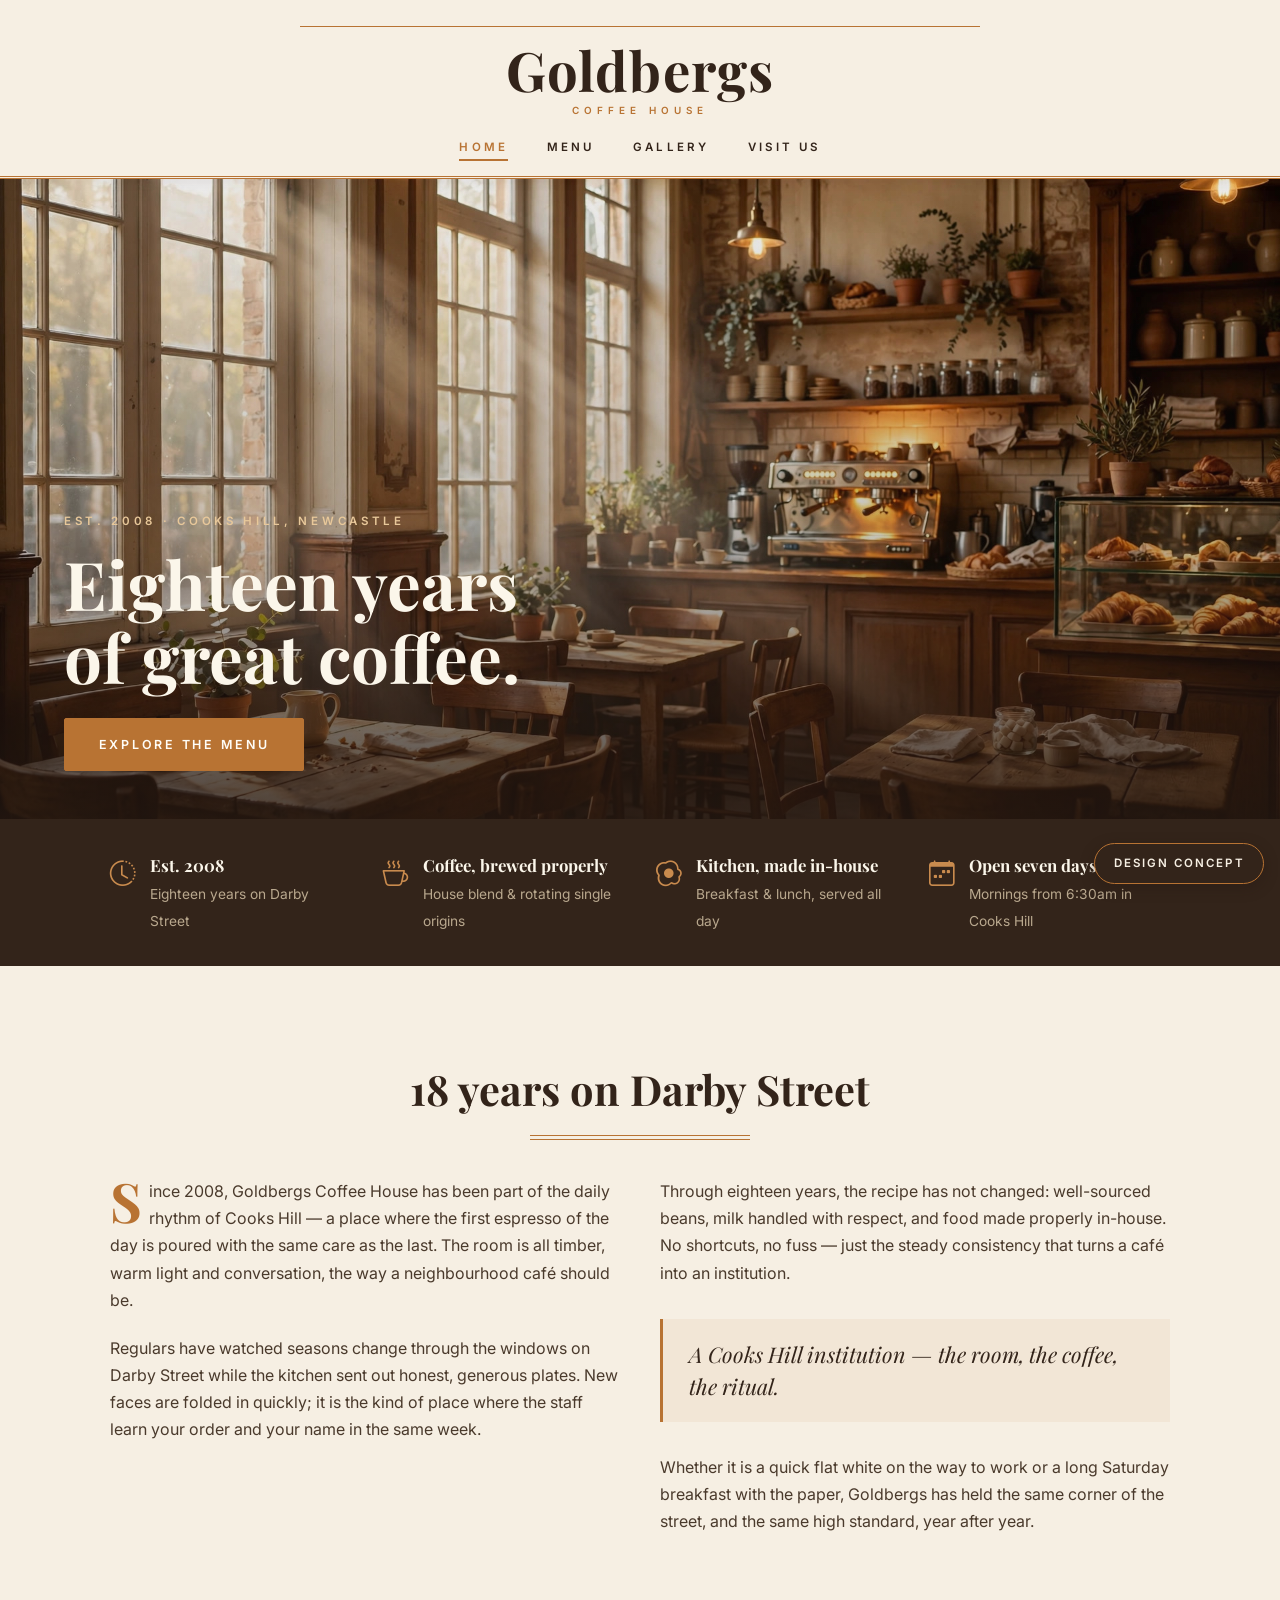
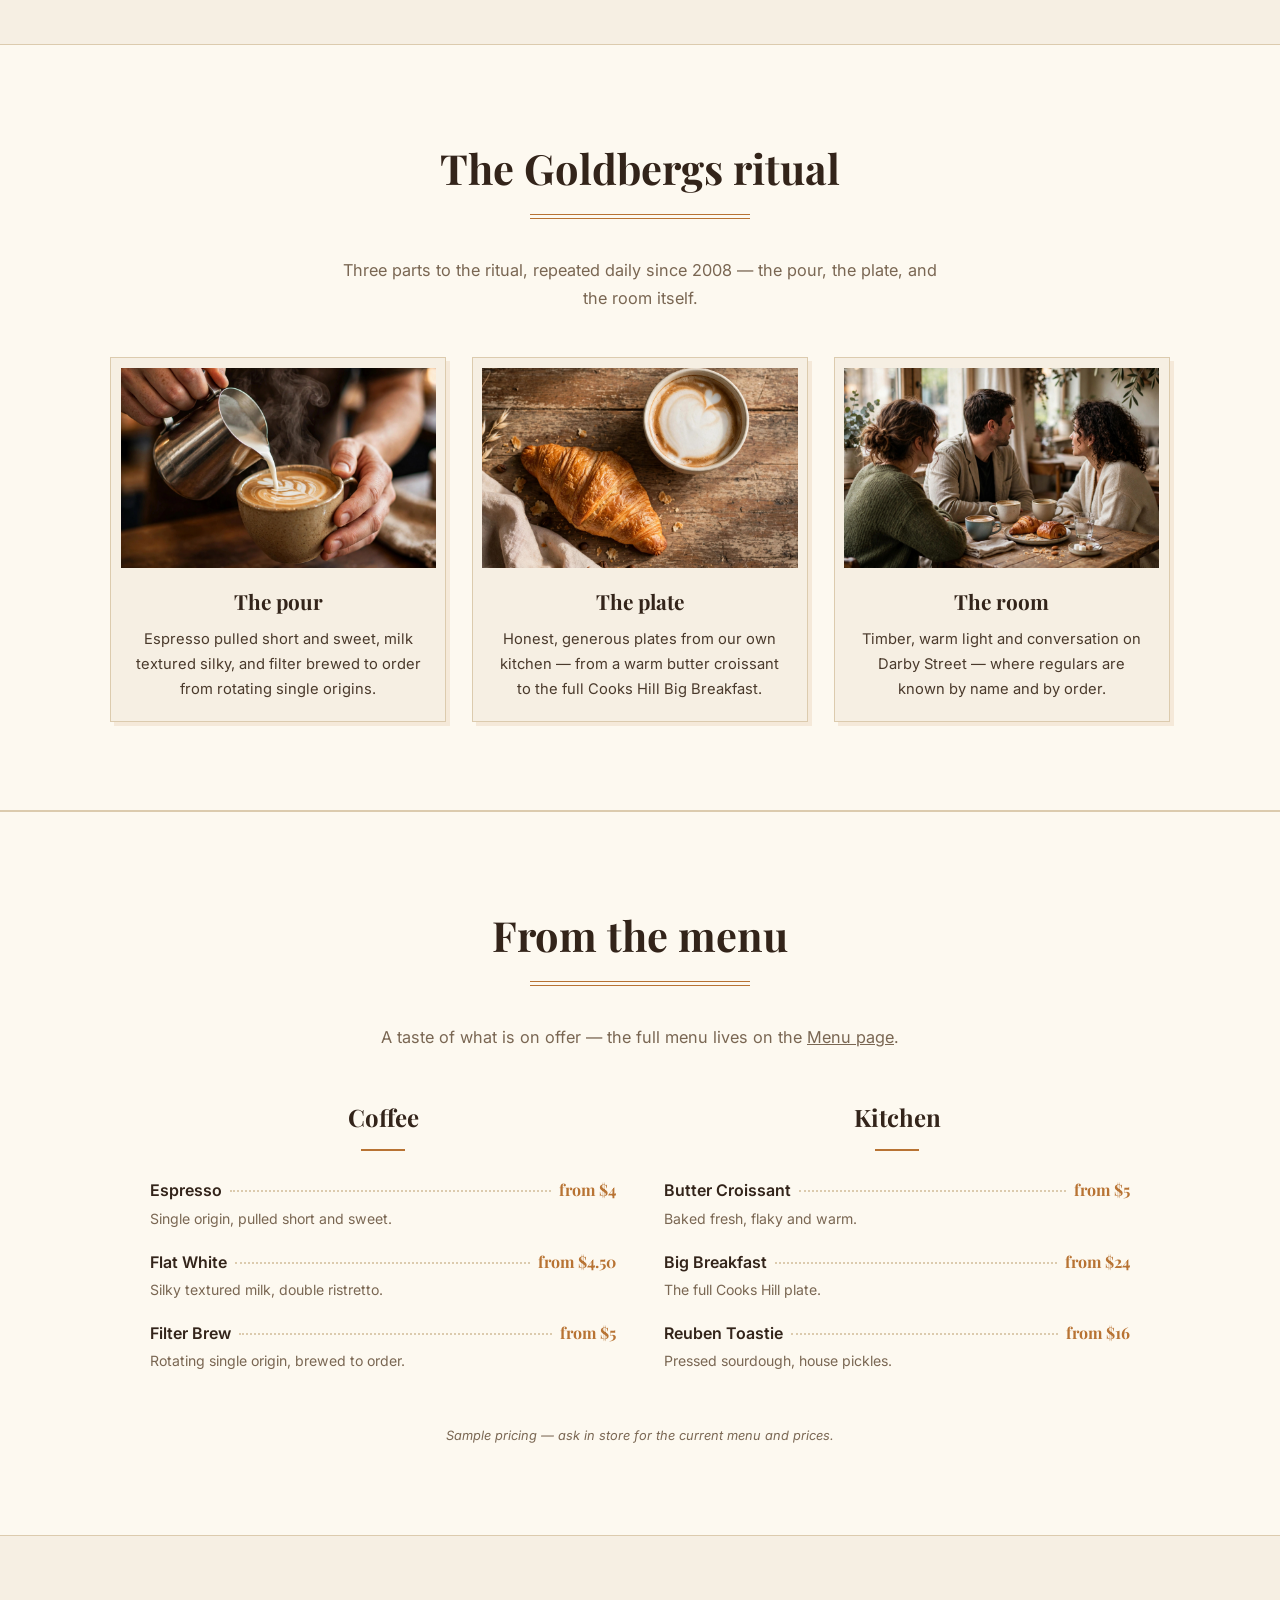
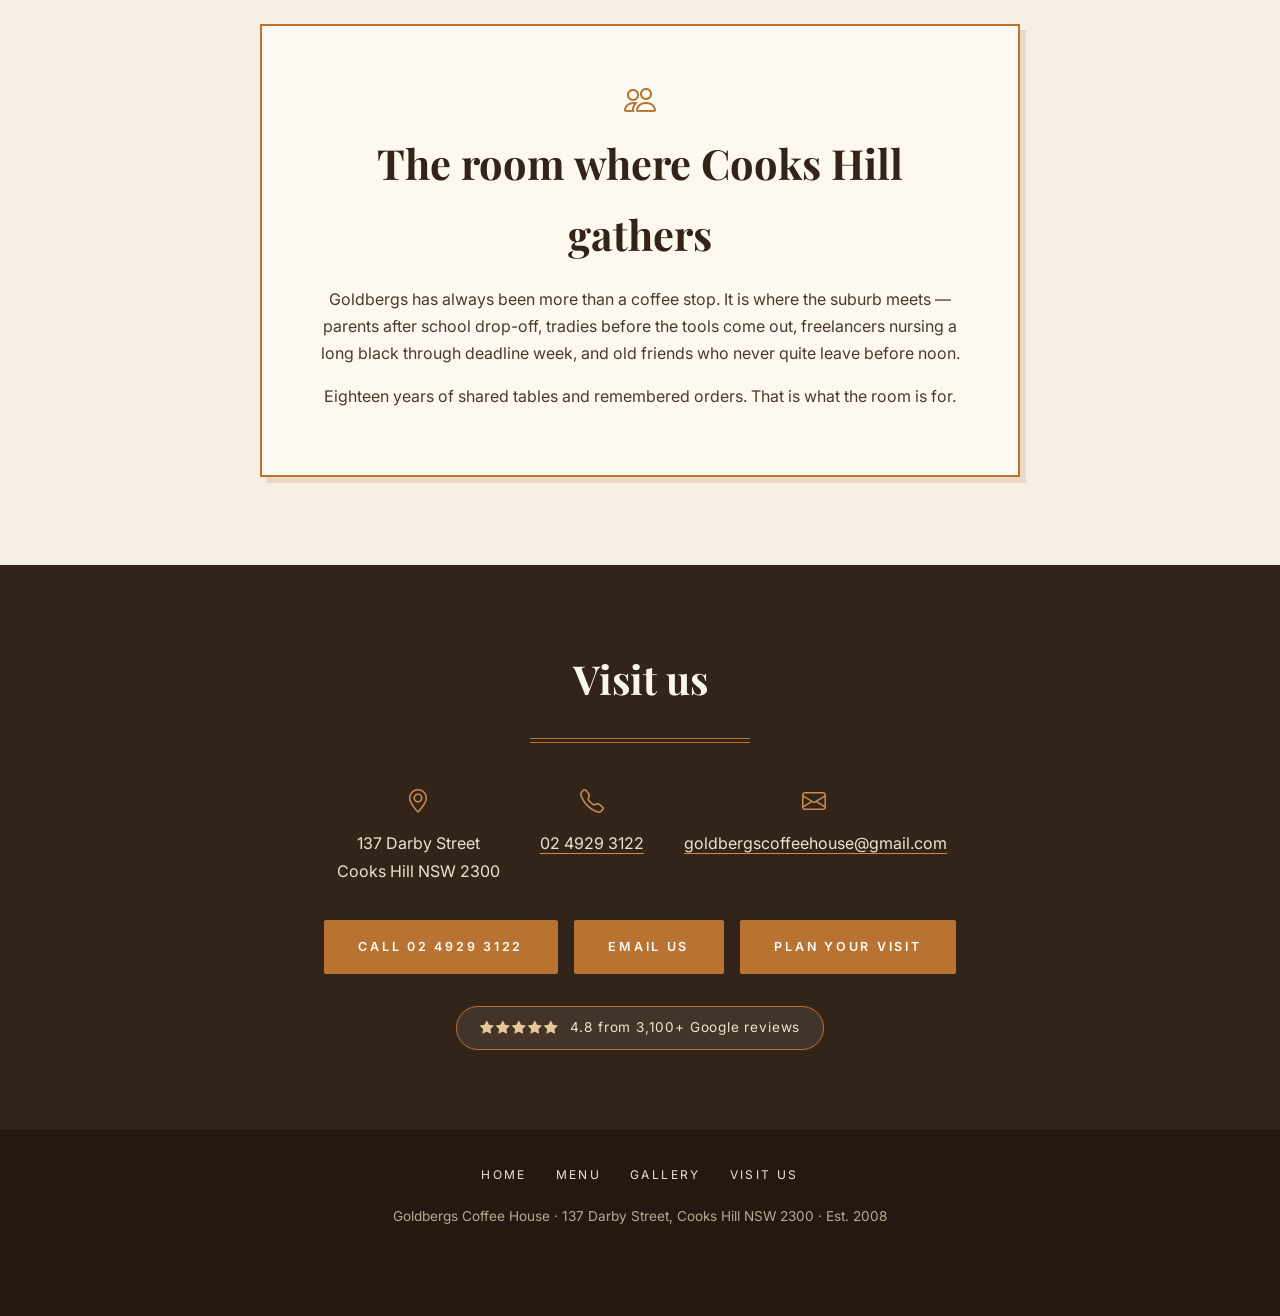
<file: index.html>
<!DOCTYPE html>
<html lang="en-AU">
<head>
<meta charset="UTF-8">
<meta name="viewport" content="width=device-width, initial-scale=1.0">
<title>Goldbergs Coffee House — Cooks Hill, Newcastle</title>
<meta name="description" content="Goldbergs Coffee House, an 18-year institution on Darby Street, Cooks Hill, Newcastle. Great coffee, honest food, and a warm welcome since 2008.">
<link rel="preconnect" href="https://fonts.googleapis.com">
<link rel="preconnect" href="https://fonts.gstatic.com" crossorigin>
<link href="https://fonts.googleapis.com/css2?family=Playfair+Display:ital,wght@0,500;0,700;1,500&family=Inter:wght@400;600;700&display=swap" rel="stylesheet">
<link rel="stylesheet" href="https://cdn.jsdelivr.net/npm/bootstrap-icons@1.11.3/font/bootstrap-icons.min.css">
<link rel="stylesheet" href="styles.css">
</head>
<body>

<header class="masthead">
  <hr class="rule">
  <a class="wordmark" href="index.html">Goldbergs<small>Coffee House</small></a>
  <button class="hamburger" aria-label="Menu"><i class="bi bi-list"></i></button>
  <nav>
    <ul class="nav-links">
      <li><a href="index.html" aria-current="page">Home</a></li>
      <li><a href="services.html">Menu</a></li>
      <li><a href="gallery.html">Gallery</a></li>
      <li><a href="contact.html">Visit Us</a></li>
    </ul>
  </nav>
</header>

<section class="hero">
  <img src="images/hero.jpg" alt="Warm morning light inside Goldbergs Coffee House">
  <div class="hero-copy">
    <p class="kicker">Est. 2008 &middot; Cooks Hill, Newcastle</p>
    <h1>Eighteen years of great coffee.</h1>
    <a class="btn" href="services.html">Explore the menu</a>
  </div>
</section>


<!-- HIGHLIGHTS STRIP (enrichment) -->
<section class="enrich-highlights" aria-label="Coffee house highlights">
  <div class="enrich-highlights-grid">
    <div class="enrich-highlight"><i class="bi bi-clock-history"></i><div><strong>Est. 2008</strong><span>Eighteen years on Darby Street</span></div></div>
    <div class="enrich-highlight"><i class="bi bi-cup-hot"></i><div><strong>Coffee, brewed properly</strong><span>House blend &amp; rotating single origins</span></div></div>
    <div class="enrich-highlight"><i class="bi bi-egg-fried"></i><div><strong>Kitchen, made in-house</strong><span>Breakfast &amp; lunch, served all day</span></div></div>
    <div class="enrich-highlight"><i class="bi bi-calendar-week"></i><div><strong>Open seven days</strong><span>Mornings from 6:30am in Cooks Hill</span></div></div>
  </div>
</section>

<section class="section">
  <div class="section-narrow story">
    <h2>18 years on Darby Street</h2>
    <hr class="rule-double">
    <div class="columns-2">
      <div>
        <p class="dropcap">Since 2008, Goldbergs Coffee House has been part of the daily rhythm of Cooks Hill — a place where the first espresso of the day is poured with the same care as the last. The room is all timber, warm light and conversation, the way a neighbourhood café should be.</p>
        <p>Regulars have watched seasons change through the windows on Darby Street while the kitchen sent out honest, generous plates. New faces are folded in quickly; it is the kind of place where the staff learn your order and your name in the same week.</p>
      </div>
      <div>
        <p>Through eighteen years, the recipe has not changed: well-sourced beans, milk handled with respect, and food made properly in-house. No shortcuts, no fuss — just the steady consistency that turns a café into an institution.</p>
        <blockquote class="pullquote">A Cooks Hill institution — the room, the coffee, the ritual.</blockquote>
        <p>Whether it is a quick flat white on the way to work or a long Saturday breakfast with the paper, Goldbergs has held the same corner of the street, and the same high standard, year after year.</p>
      </div>
    </div>
  </div>
</section>

<!-- THE RITUAL — SECOND CONTENT (enrichment) -->
<section class="section enrich-ritual">
  <div class="section-narrow">
    <h2>The Goldbergs ritual</h2>
    <hr class="rule-double">
    <p class="lede">Three parts to the ritual, repeated daily since 2008 — the pour, the plate, and the room itself.</p>
    <div class="enrich-cards">
      <article class="enrich-card">
        <img src="images/latte.jpg" alt="Barista pouring latte art">
        <div class="enrich-card-body"><h3>The pour</h3><p>Espresso pulled short and sweet, milk textured silky, and filter brewed to order from rotating single origins.</p></div>
      </article>
      <article class="enrich-card">
        <img src="images/flatlay.jpg" alt="Flat white and croissant on a wooden table">
        <div class="enrich-card-body"><h3>The plate</h3><p>Honest, generous plates from our own kitchen — from a warm butter croissant to the full Cooks Hill Big Breakfast.</p></div>
      </article>
      <article class="enrich-card">
        <img src="images/table.jpg" alt="Friends sharing coffee around a table">
        <div class="enrich-card-body"><h3>The room</h3><p>Timber, warm light and conversation on Darby Street — where regulars are known by name and by order.</p></div>
      </article>
    </div>
  </div>
</section>

<section class="section" style="background:#FDF9F0;border-top:1px solid var(--line);border-bottom:1px solid var(--line);">
  <div class="section-narrow">
    <h2>From the menu</h2>
    <hr class="rule-double">
    <p class="lede">A taste of what is on offer — the full menu lives on the <a href="services.html">Menu page</a>.</p>
    <div class="menu-grid">
      <div class="menu-col">
        <h3>Coffee</h3>
        <ul class="menu-list">
          <li><div class="row"><span class="name">Espresso</span><span class="dots"></span><span class="price">from $4</span></div><p class="desc">Single origin, pulled short and sweet.</p></li>
          <li><div class="row"><span class="name">Flat White</span><span class="dots"></span><span class="price">from $4.50</span></div><p class="desc">Silky textured milk, double ristretto.</p></li>
          <li><div class="row"><span class="name">Filter Brew</span><span class="dots"></span><span class="price">from $5</span></div><p class="desc">Rotating single origin, brewed to order.</p></li>
        </ul>
      </div>
      <div class="menu-col">
        <h3>Kitchen</h3>
        <ul class="menu-list">
          <li><div class="row"><span class="name">Butter Croissant</span><span class="dots"></span><span class="price">from $5</span></div><p class="desc">Baked fresh, flaky and warm.</p></li>
          <li><div class="row"><span class="name">Big Breakfast</span><span class="dots"></span><span class="price">from $24</span></div><p class="desc">The full Cooks Hill plate.</p></li>
          <li><div class="row"><span class="name">Reuben Toastie</span><span class="dots"></span><span class="price">from $16</span></div><p class="desc">Pressed sourdough, house pickles.</p></li>
        </ul>
      </div>
    </div>
    <p class="sample-note">Sample pricing — ask in store for the current menu and prices.</p>
  </div>
</section>


<section class="section">
  <div class="section-narrow">
    <div class="community-card">
      <i class="bi bi-people"></i>
      <h2>The room where Cooks Hill gathers</h2>
      <p>Goldbergs has always been more than a coffee stop. It is where the suburb meets — parents after school drop-off, tradies before the tools come out, freelancers nursing a long black through deadline week, and old friends who never quite leave before noon.</p>
      <p>Eighteen years of shared tables and remembered orders. That is what the room is for.</p>
    </div>
  </div>
</section>


<section class="visit">
  <h2>Visit us</h2>
  <hr class="rule-double">
  <div class="visit-details">
    <div>
      <i class="bi bi-geo-alt"></i>
      <p>137 Darby Street<br>Cooks Hill NSW 2300</p>
    </div>
    <div>
      <i class="bi bi-telephone"></i>
      <p><a href="tel:+61249293122">02 4929 3122</a></p>
    </div>
    <div>
      <i class="bi bi-envelope"></i>
      <p><a href="mailto:goldbergscoffeehouse@gmail.com">goldbergscoffeehouse@gmail.com</a></p>
    </div>
  </div>
  <div class="enrich-visit-ctas"><a class="btn" href="tel:+61249293122">Call 02 4929 3122</a><a class="btn" href="mailto:goldbergscoffeehouse@gmail.com">Email us</a><a class="btn" href="contact.html">Plan your visit</a></div>
  <p class="review-badge"><span class="stars"><i class="bi bi-star-fill"></i><i class="bi bi-star-fill"></i><i class="bi bi-star-fill"></i><i class="bi bi-star-fill"></i><i class="bi bi-star-fill"></i></span> 4.8 from 3,100+ Google reviews</p>
</section>

<footer class="footer">
  <nav>
    <a href="index.html">Home</a>
    <a href="services.html">Menu</a>
    <a href="gallery.html">Gallery</a>
    <a href="contact.html">Visit Us</a>
  </nav>
  <p>Goldbergs Coffee House · 137 Darby Street, Cooks Hill NSW 2300 · Est. 2008</p>
</footer>

<span class="concept-badge">Design concept</span>
<script src="menu.js"></script>
</body>
</html>
</file>
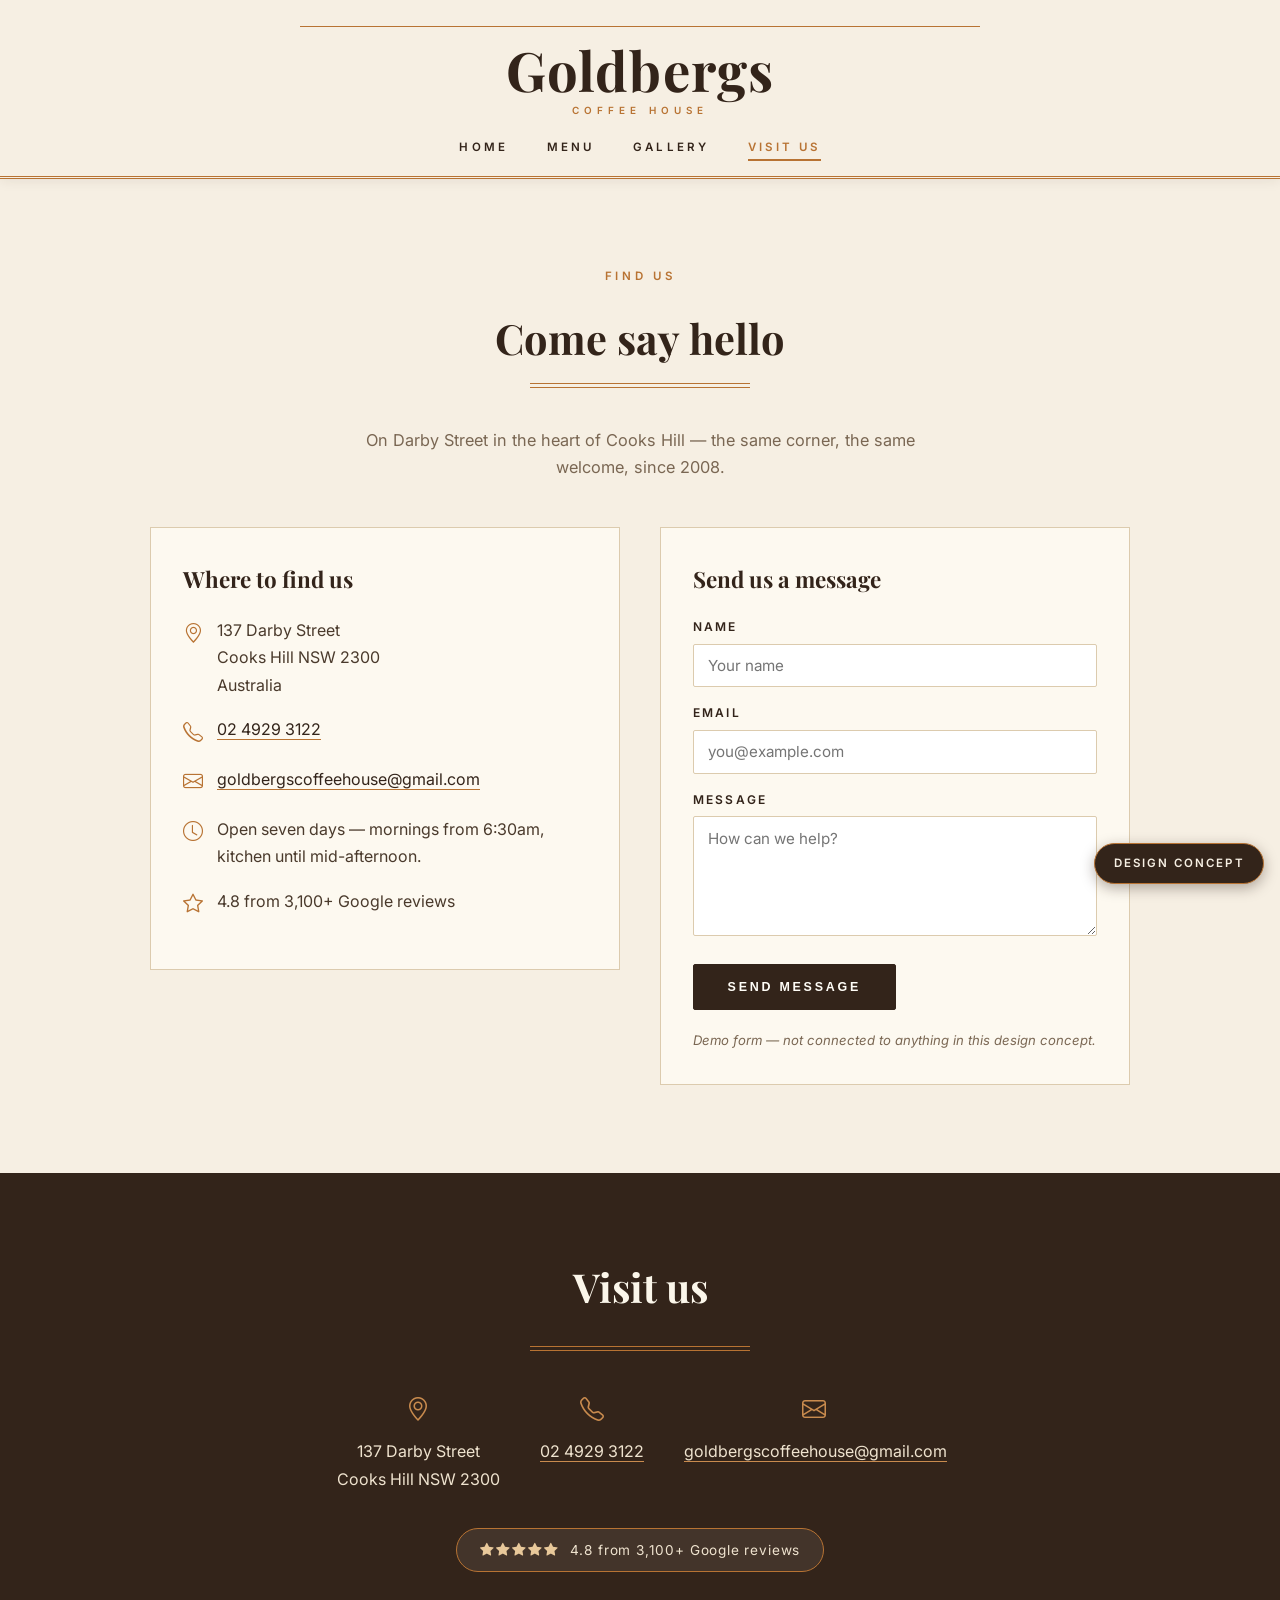
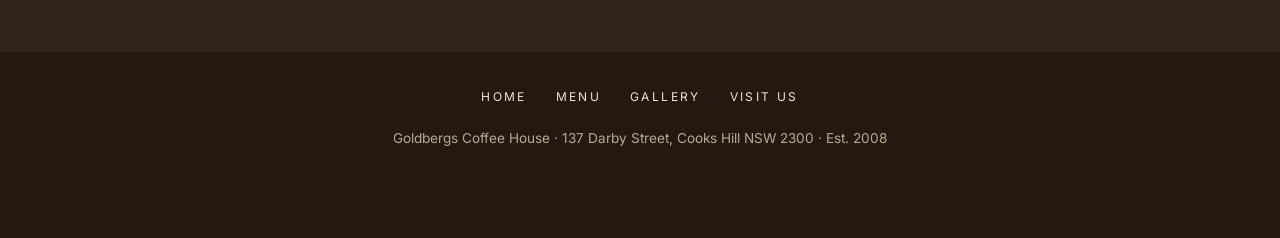
<file: contact.html>
<!DOCTYPE html>
<html lang="en-AU">
<head>
<meta charset="UTF-8">
<meta name="viewport" content="width=device-width, initial-scale=1.0">
<title>Visit Us — Goldbergs Coffee House</title>
<meta name="description" content="Find Goldbergs Coffee House at 137 Darby Street, Cooks Hill, Newcastle. Phone 02 4929 3122.">
<link rel="preconnect" href="https://fonts.googleapis.com">
<link rel="preconnect" href="https://fonts.gstatic.com" crossorigin>
<link href="https://fonts.googleapis.com/css2?family=Playfair+Display:ital,wght@0,500;0,700;1,500&family=Inter:wght@400;600;700&display=swap" rel="stylesheet">
<link rel="stylesheet" href="https://cdn.jsdelivr.net/npm/bootstrap-icons@1.11.3/font/bootstrap-icons.min.css">
<link rel="stylesheet" href="styles.css">
</head>
<body>

<header class="masthead">
  <hr class="rule">
  <a class="wordmark" href="index.html">Goldbergs<small>Coffee House</small></a>
  <button class="hamburger" aria-label="Menu"><i class="bi bi-list"></i></button>
  <nav>
    <ul class="nav-links">
      <li><a href="index.html">Home</a></li>
      <li><a href="services.html">Menu</a></li>
      <li><a href="gallery.html">Gallery</a></li>
      <li><a href="contact.html" aria-current="page">Visit Us</a></li>
    </ul>
  </nav>
</header>

<section class="section">
  <div class="section-narrow">
    <p class="kicker" style="text-align:center;color:var(--copper);">Find Us</p>
    <h2>Come say hello</h2>
    <hr class="rule-double">
    <p class="lede">On Darby Street in the heart of Cooks Hill — the same corner, the same welcome, since 2008.</p>

    <div class="contact-grid">
      <div class="contact-card">
        <h3>Where to find us</h3>
        <div class="contact-line">
          <i class="bi bi-geo-alt"></i>
          <div>137 Darby Street<br>Cooks Hill NSW 2300<br>Australia</div>
        </div>
        <div class="contact-line">
          <i class="bi bi-telephone"></i>
          <div><a href="tel:+61249293122">02 4929 3122</a></div>
        </div>
        <div class="contact-line">
          <i class="bi bi-envelope"></i>
          <div><a href="mailto:goldbergscoffeehouse@gmail.com">goldbergscoffeehouse@gmail.com</a></div>
        </div>
        <div class="contact-line">
          <i class="bi bi-clock"></i>
          <div>Open seven days — mornings from 6:30am, kitchen until mid-afternoon.</div>
        </div>
        <div class="contact-line">
          <i class="bi bi-star"></i>
          <div>4.8 from 3,100+ Google reviews</div>
        </div>
      </div>

      <div class="contact-card demo-form">
        <h3>Send us a message</h3>
        <form action="#" method="post" onsubmit="return false;">
          <label for="name">Name</label>
          <input type="text" id="name" name="name" placeholder="Your name">
          <label for="email">Email</label>
          <input type="email" id="email" name="email" placeholder="you@example.com">
          <label for="msg">Message</label>
          <textarea id="msg" name="message" placeholder="How can we help?"></textarea>
          <button class="btn solid-dark" type="submit" style="margin-top:1.2rem;">Send message</button>
        </form>
        <p class="demo-notice">Demo form — not connected to anything in this design concept.</p>
      </div>
    </div>
  </div>
</section>

<section class="visit">
  <h2>Visit us</h2>
  <hr class="rule-double">
  <div class="visit-details">
    <div>
      <i class="bi bi-geo-alt"></i>
      <p>137 Darby Street<br>Cooks Hill NSW 2300</p>
    </div>
    <div>
      <i class="bi bi-telephone"></i>
      <p><a href="tel:+61249293122">02 4929 3122</a></p>
    </div>
    <div>
      <i class="bi bi-envelope"></i>
      <p><a href="mailto:goldbergscoffeehouse@gmail.com">goldbergscoffeehouse@gmail.com</a></p>
    </div>
  </div>
  <p class="review-badge"><span class="stars"><i class="bi bi-star-fill"></i><i class="bi bi-star-fill"></i><i class="bi bi-star-fill"></i><i class="bi bi-star-fill"></i><i class="bi bi-star-fill"></i></span> 4.8 from 3,100+ Google reviews</p>
</section>

<footer class="footer">
  <nav>
    <a href="index.html">Home</a>
    <a href="services.html">Menu</a>
    <a href="gallery.html">Gallery</a>
    <a href="contact.html">Visit Us</a>
  </nav>
  <p>Goldbergs Coffee House · 137 Darby Street, Cooks Hill NSW 2300 · Est. 2008</p>
</footer>

<span class="concept-badge">Design concept</span>
<script src="menu.js"></script>
</body>
</html>
</file>
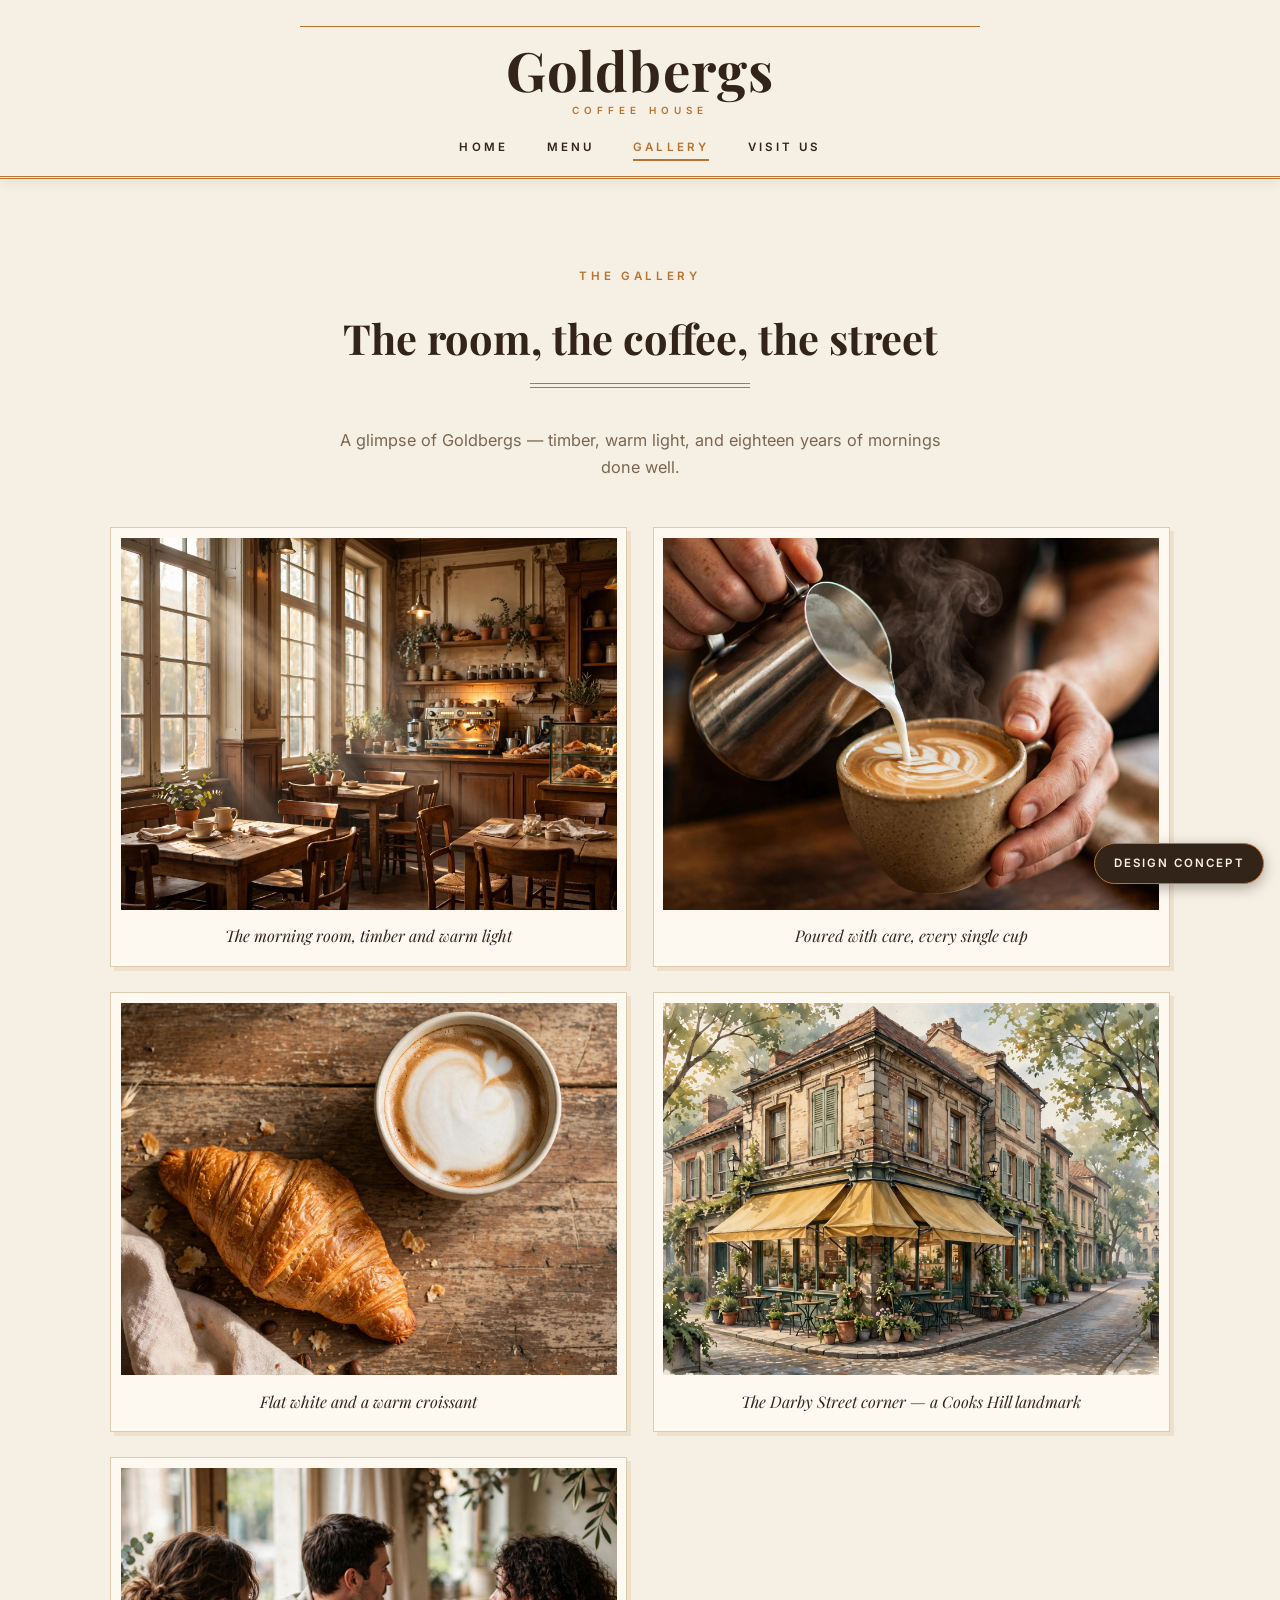
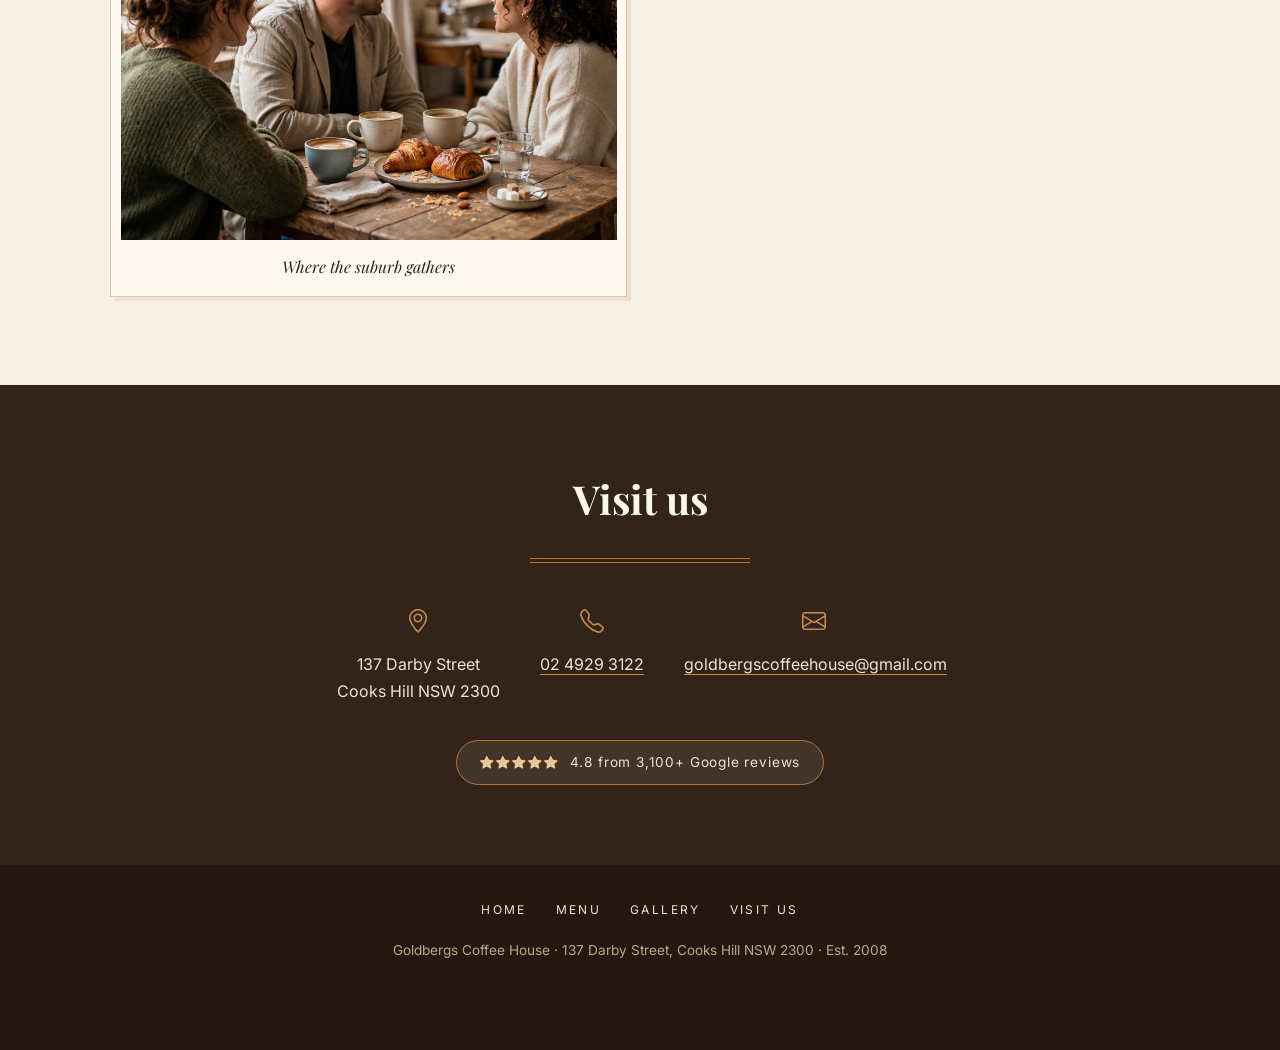
<file: gallery.html>
<!DOCTYPE html>
<html lang="en-AU">
<head>
<meta charset="UTF-8">
<meta name="viewport" content="width=device-width, initial-scale=1.0">
<title>Gallery — Goldbergs Coffee House</title>
<meta name="description" content="A look inside Goldbergs Coffee House, Cooks Hill — the room, the coffee, the street.">
<link rel="preconnect" href="https://fonts.googleapis.com">
<link rel="preconnect" href="https://fonts.gstatic.com" crossorigin>
<link href="https://fonts.googleapis.com/css2?family=Playfair+Display:ital,wght@0,500;0,700;1,500&family=Inter:wght@400;600;700&display=swap" rel="stylesheet">
<link rel="stylesheet" href="https://cdn.jsdelivr.net/npm/bootstrap-icons@1.11.3/font/bootstrap-icons.min.css">
<link rel="stylesheet" href="styles.css">
</head>
<body>

<header class="masthead">
  <hr class="rule">
  <a class="wordmark" href="index.html">Goldbergs<small>Coffee House</small></a>
  <button class="hamburger" aria-label="Menu"><i class="bi bi-list"></i></button>
  <nav>
    <ul class="nav-links">
      <li><a href="index.html">Home</a></li>
      <li><a href="services.html">Menu</a></li>
      <li><a href="gallery.html" aria-current="page">Gallery</a></li>
      <li><a href="contact.html">Visit Us</a></li>
    </ul>
  </nav>
</header>

<section class="section">
  <div class="section-narrow">
    <p class="kicker" style="text-align:center;color:var(--copper);">The Gallery</p>
    <h2>The room, the coffee, the street</h2>
    <hr class="rule-double">
    <p class="lede">A glimpse of Goldbergs — timber, warm light, and eighteen years of mornings done well.</p>
    <div class="gallery-grid">
      <figure class="gallery-item">
        <img src="images/hero.jpg" alt="Café interior in warm morning light">
        <figcaption>The morning room, timber and warm light</figcaption>
      </figure>
      <figure class="gallery-item">
        <img src="images/latte.jpg" alt="Barista pouring latte art">
        <figcaption>Poured with care, every single cup</figcaption>
      </figure>
      <figure class="gallery-item">
        <img src="images/flatlay.jpg" alt="Flat white and croissant on a wooden table">
        <figcaption>Flat white and a warm croissant</figcaption>
      </figure>
      <figure class="gallery-item">
        <img src="images/street.jpg" alt="Heritage café streetscape, concept visual">
        <figcaption>The Darby Street corner — a Cooks Hill landmark</figcaption>
      </figure>
      <figure class="gallery-item">
        <img src="images/table.jpg" alt="Friends sharing coffee around a table">
        <figcaption>Where the suburb gathers</figcaption>
      </figure>
    </div>
  </div>
</section>

<section class="visit">
  <h2>Visit us</h2>
  <hr class="rule-double">
  <div class="visit-details">
    <div>
      <i class="bi bi-geo-alt"></i>
      <p>137 Darby Street<br>Cooks Hill NSW 2300</p>
    </div>
    <div>
      <i class="bi bi-telephone"></i>
      <p><a href="tel:+61249293122">02 4929 3122</a></p>
    </div>
    <div>
      <i class="bi bi-envelope"></i>
      <p><a href="mailto:goldbergscoffeehouse@gmail.com">goldbergscoffeehouse@gmail.com</a></p>
    </div>
  </div>
  <p class="review-badge"><span class="stars"><i class="bi bi-star-fill"></i><i class="bi bi-star-fill"></i><i class="bi bi-star-fill"></i><i class="bi bi-star-fill"></i><i class="bi bi-star-fill"></i></span> 4.8 from 3,100+ Google reviews</p>
</section>

<footer class="footer">
  <nav>
    <a href="index.html">Home</a>
    <a href="services.html">Menu</a>
    <a href="gallery.html">Gallery</a>
    <a href="contact.html">Visit Us</a>
  </nav>
  <p>Goldbergs Coffee House · 137 Darby Street, Cooks Hill NSW 2300 · Est. 2008</p>
</footer>

<span class="concept-badge">Design concept</span>
<script src="menu.js"></script>
</body>
</html>
</file>
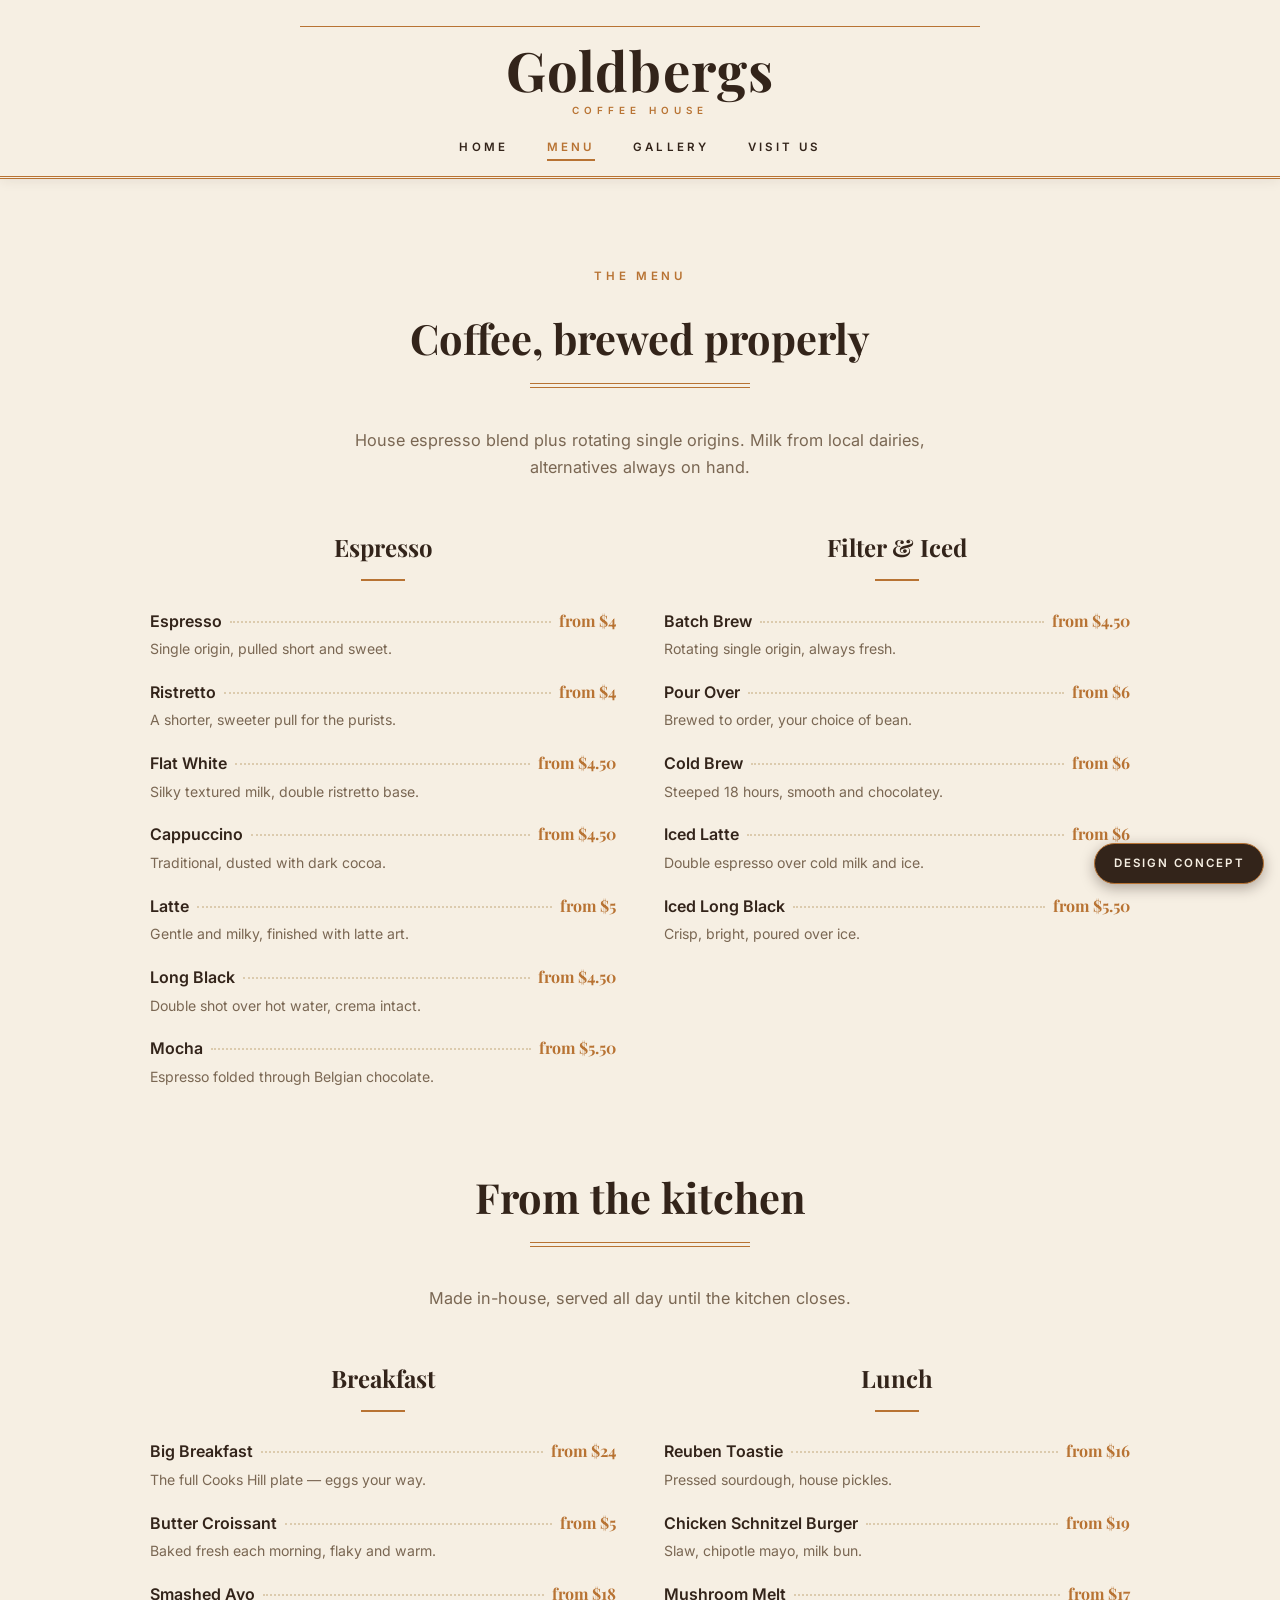
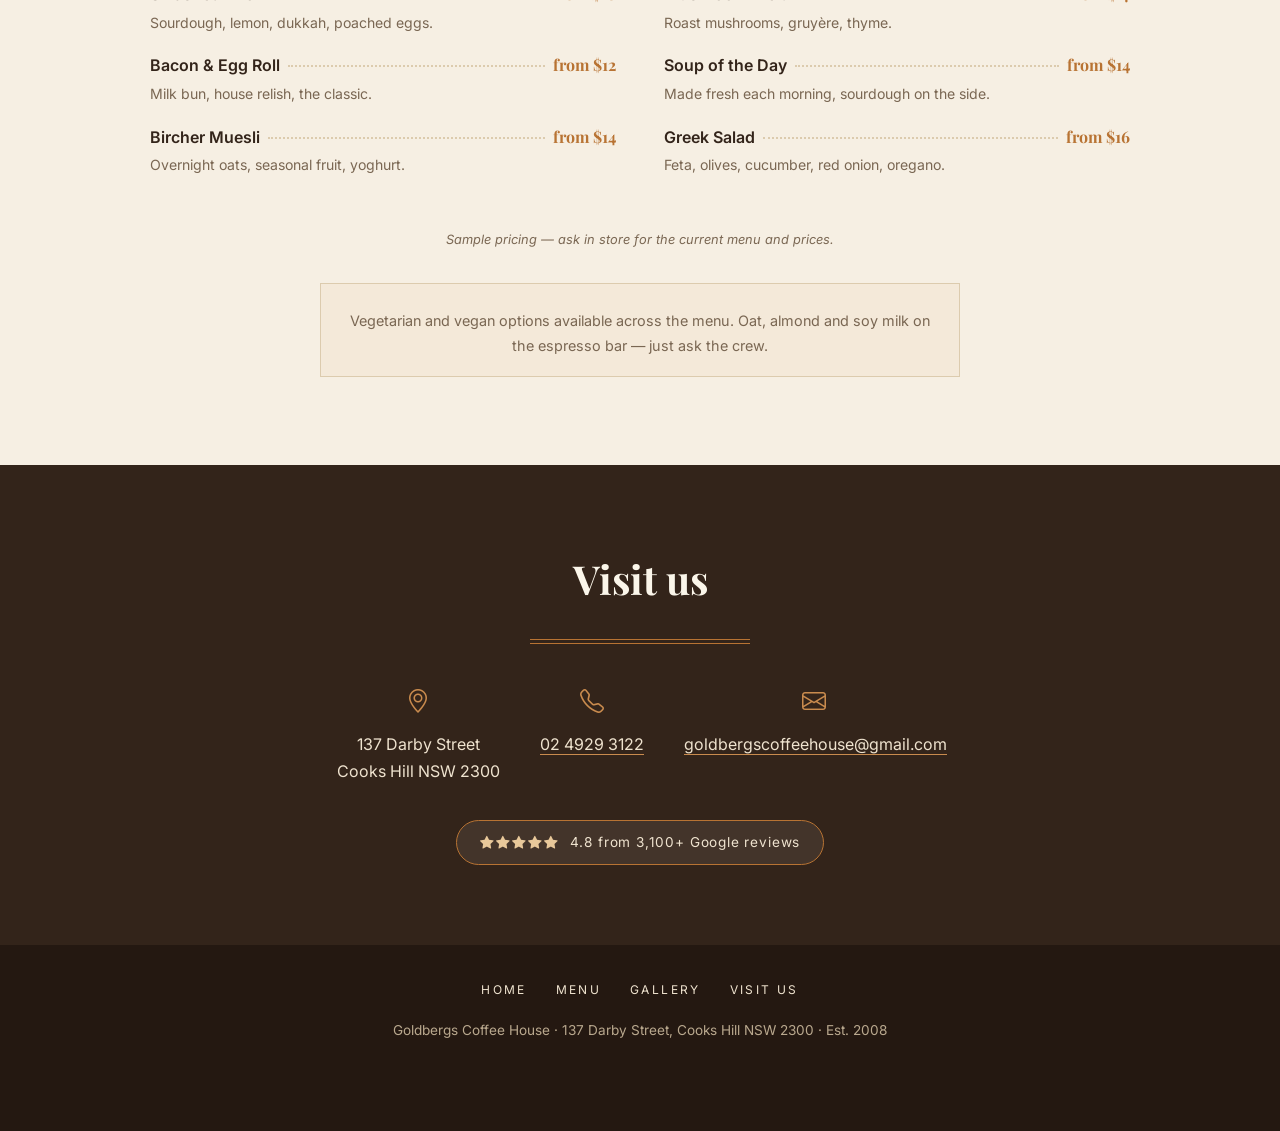
<file: services.html>
<!DOCTYPE html>
<html lang="en-AU">
<head>
<meta charset="UTF-8">
<meta name="viewport" content="width=device-width, initial-scale=1.0">
<title>Menu — Goldbergs Coffee House</title>
<meta name="description" content="The Goldbergs Coffee House menu: espresso, filter and iced coffee, plus breakfast and lunch from the kitchen.">
<link rel="preconnect" href="https://fonts.googleapis.com">
<link rel="preconnect" href="https://fonts.gstatic.com" crossorigin>
<link href="https://fonts.googleapis.com/css2?family=Playfair+Display:ital,wght@0,500;0,700;1,500&family=Inter:wght@400;600;700&display=swap" rel="stylesheet">
<link rel="stylesheet" href="https://cdn.jsdelivr.net/npm/bootstrap-icons@1.11.3/font/bootstrap-icons.min.css">
<link rel="stylesheet" href="styles.css">
</head>
<body>

<header class="masthead">
  <hr class="rule">
  <a class="wordmark" href="index.html">Goldbergs<small>Coffee House</small></a>
  <button class="hamburger" aria-label="Menu"><i class="bi bi-list"></i></button>
  <nav>
    <ul class="nav-links">
      <li><a href="index.html">Home</a></li>
      <li><a href="services.html" aria-current="page">Menu</a></li>
      <li><a href="gallery.html">Gallery</a></li>
      <li><a href="contact.html">Visit Us</a></li>
    </ul>
  </nav>
</header>

<section class="section">
  <div class="section-narrow">
    <p class="kicker" style="text-align:center;color:var(--copper);">The Menu</p>
    <h2>Coffee, brewed properly</h2>
    <hr class="rule-double">
    <p class="lede">House espresso blend plus rotating single origins. Milk from local dairies, alternatives always on hand.</p>

    <div class="menu-grid">
      <div class="menu-col">
        <h3>Espresso</h3>
        <ul class="menu-list">
          <li><div class="row"><span class="name">Espresso</span><span class="dots"></span><span class="price">from $4</span></div><p class="desc">Single origin, pulled short and sweet.</p></li>
          <li><div class="row"><span class="name">Ristretto</span><span class="dots"></span><span class="price">from $4</span></div><p class="desc">A shorter, sweeter pull for the purists.</p></li>
          <li><div class="row"><span class="name">Flat White</span><span class="dots"></span><span class="price">from $4.50</span></div><p class="desc">Silky textured milk, double ristretto base.</p></li>
          <li><div class="row"><span class="name">Cappuccino</span><span class="dots"></span><span class="price">from $4.50</span></div><p class="desc">Traditional, dusted with dark cocoa.</p></li>
          <li><div class="row"><span class="name">Latte</span><span class="dots"></span><span class="price">from $5</span></div><p class="desc">Gentle and milky, finished with latte art.</p></li>
          <li><div class="row"><span class="name">Long Black</span><span class="dots"></span><span class="price">from $4.50</span></div><p class="desc">Double shot over hot water, crema intact.</p></li>
          <li><div class="row"><span class="name">Mocha</span><span class="dots"></span><span class="price">from $5.50</span></div><p class="desc">Espresso folded through Belgian chocolate.</p></li>
        </ul>
      </div>
      <div class="menu-col">
        <h3>Filter &amp; Iced</h3>
        <ul class="menu-list">
          <li><div class="row"><span class="name">Batch Brew</span><span class="dots"></span><span class="price">from $4.50</span></div><p class="desc">Rotating single origin, always fresh.</p></li>
          <li><div class="row"><span class="name">Pour Over</span><span class="dots"></span><span class="price">from $6</span></div><p class="desc">Brewed to order, your choice of bean.</p></li>
          <li><div class="row"><span class="name">Cold Brew</span><span class="dots"></span><span class="price">from $6</span></div><p class="desc">Steeped 18 hours, smooth and chocolatey.</p></li>
          <li><div class="row"><span class="name">Iced Latte</span><span class="dots"></span><span class="price">from $6</span></div><p class="desc">Double espresso over cold milk and ice.</p></li>
          <li><div class="row"><span class="name">Iced Long Black</span><span class="dots"></span><span class="price">from $5.50</span></div><p class="desc">Crisp, bright, poured over ice.</p></li>
        </ul>
      </div>
    </div>

    <h2 style="margin-top:3.5rem;">From the kitchen</h2>
    <hr class="rule-double">
    <p class="lede">Made in-house, served all day until the kitchen closes.</p>

    <div class="menu-grid">
      <div class="menu-col">
        <h3>Breakfast</h3>
        <ul class="menu-list">
          <li><div class="row"><span class="name">Big Breakfast</span><span class="dots"></span><span class="price">from $24</span></div><p class="desc">The full Cooks Hill plate — eggs your way.</p></li>
          <li><div class="row"><span class="name">Butter Croissant</span><span class="dots"></span><span class="price">from $5</span></div><p class="desc">Baked fresh each morning, flaky and warm.</p></li>
          <li><div class="row"><span class="name">Smashed Avo</span><span class="dots"></span><span class="price">from $18</span></div><p class="desc">Sourdough, lemon, dukkah, poached eggs.</p></li>
          <li><div class="row"><span class="name">Bacon &amp; Egg Roll</span><span class="dots"></span><span class="price">from $12</span></div><p class="desc">Milk bun, house relish, the classic.</p></li>
          <li><div class="row"><span class="name">Bircher Muesli</span><span class="dots"></span><span class="price">from $14</span></div><p class="desc">Overnight oats, seasonal fruit, yoghurt.</p></li>
        </ul>
      </div>
      <div class="menu-col">
        <h3>Lunch</h3>
        <ul class="menu-list">
          <li><div class="row"><span class="name">Reuben Toastie</span><span class="dots"></span><span class="price">from $16</span></div><p class="desc">Pressed sourdough, house pickles.</p></li>
          <li><div class="row"><span class="name">Chicken Schnitzel Burger</span><span class="dots"></span><span class="price">from $19</span></div><p class="desc">Slaw, chipotle mayo, milk bun.</p></li>
          <li><div class="row"><span class="name">Mushroom Melt</span><span class="dots"></span><span class="price">from $17</span></div><p class="desc">Roast mushrooms, gruyère, thyme.</p></li>
          <li><div class="row"><span class="name">Soup of the Day</span><span class="dots"></span><span class="price">from $14</span></div><p class="desc">Made fresh each morning, sourdough on the side.</p></li>
          <li><div class="row"><span class="name">Greek Salad</span><span class="dots"></span><span class="price">from $16</span></div><p class="desc">Feta, olives, cucumber, red onion, oregano.</p></li>
        </ul>
      </div>
    </div>

    <p class="sample-note">Sample pricing — ask in store for the current menu and prices.</p>
    <div class="dietary-note">
      <i class="bi bi-leaf" style="color:var(--copper);font-size:1.3rem;"></i>
      <p style="margin-top:.5rem;">Vegetarian and vegan options available across the menu. Oat, almond and soy milk on the espresso bar — just ask the crew.</p>
    </div>
  </div>
</section>

<section class="visit">
  <h2>Visit us</h2>
  <hr class="rule-double">
  <div class="visit-details">
    <div>
      <i class="bi bi-geo-alt"></i>
      <p>137 Darby Street<br>Cooks Hill NSW 2300</p>
    </div>
    <div>
      <i class="bi bi-telephone"></i>
      <p><a href="tel:+61249293122">02 4929 3122</a></p>
    </div>
    <div>
      <i class="bi bi-envelope"></i>
      <p><a href="mailto:goldbergscoffeehouse@gmail.com">goldbergscoffeehouse@gmail.com</a></p>
    </div>
  </div>
  <p class="review-badge"><span class="stars"><i class="bi bi-star-fill"></i><i class="bi bi-star-fill"></i><i class="bi bi-star-fill"></i><i class="bi bi-star-fill"></i><i class="bi bi-star-fill"></i></span> 4.8 from 3,100+ Google reviews</p>
</section>

<footer class="footer">
  <nav>
    <a href="index.html">Home</a>
    <a href="services.html">Menu</a>
    <a href="gallery.html">Gallery</a>
    <a href="contact.html">Visit Us</a>
  </nav>
  <p>Goldbergs Coffee House · 137 Darby Street, Cooks Hill NSW 2300 · Est. 2008</p>
</footer>

<span class="concept-badge">Design concept</span>
<script src="menu.js"></script>
</body>
</html>
</file>
<file: styles.css>
/* Goldbergs Coffee House — heritage editorial concept */
:root{
  --espresso:#33241A;
  --espresso-deep:#241811;
  --cream:#F6EFE3;
  --cream-dark:#EFE3CF;
  --copper:#B87333;
  --copper-soft:#C98B4E;
  --ink:#3A2A1E;
  --muted:#7A6753;
  --line:#DCCBAE;
}
*{margin:0;padding:0;box-sizing:border-box;}
html{scroll-behavior:smooth;}
body{
  font-family:'Inter',system-ui,-apple-system,'Segoe UI',sans-serif;
  background:var(--cream);
  color:var(--ink);
  line-height:1.7;
  font-size:16px;
}
img{max-width:100%;display:block;}
a{color:inherit;}

/* ---------- Masthead nav ---------- */
.masthead{
  background:var(--cream);
  border-bottom:3px double var(--copper);
  text-align:center;
  padding:1.6rem 1rem 0;
  position:sticky;
  top:0;
  z-index:1000;
  box-shadow:0 2px 12px rgba(51,36,26,.08);
}
.masthead .rule{
  border:0;
  border-top:1px solid var(--copper);
  width:min(680px,90%);
  margin:0 auto .9rem;
}
.wordmark{
  font-family:'Playfair Display',Georgia,serif;
  font-weight:700;
  font-size:clamp(2.2rem,6vw,3.4rem);
  letter-spacing:.02em;
  color:var(--espresso);
  text-decoration:none;
  display:block;
  line-height:1.05;
}
.wordmark small{
  display:block;
  font-family:'Inter',sans-serif;
  font-size:.62rem;
  font-weight:600;
  letter-spacing:.5em;
  text-transform:uppercase;
  color:var(--copper);
  margin-top:.45rem;
}
.nav-links{
  display:flex;
  justify-content:center;
  gap:2.4rem;
  padding:1rem 0 1.1rem;
  list-style:none;
  flex-wrap:wrap;
}
.nav-links a{
  font-size:.72rem;
  font-weight:600;
  letter-spacing:.28em;
  text-transform:uppercase;
  text-decoration:none;
  color:var(--espresso);
  padding:.3rem 0;
  border-bottom:2px solid transparent;
  transition:border-color .2s,color .2s;
}
.nav-links a:hover,.nav-links a[aria-current="page"]{
  color:var(--copper);
  border-bottom-color:var(--copper);
}
.hamburger{
  display:none;
  background:none;
  border:1px solid var(--copper);
  border-radius:4px;
  color:var(--espresso);
  font-size:1.4rem;
  padding:.35rem .7rem;
  cursor:pointer;
  position:absolute;
  top:1.6rem;
  right:1.2rem;
}

/* ---------- Hero ---------- */
.hero{
  position:relative;
  height:clamp(420px,72vh,640px);
  overflow:hidden;
  background:var(--espresso);
}
.hero img{
  width:100%;
  height:100%;
  object-fit:cover;
}
.hero::after{
  content:"";
  position:absolute;
  inset:0;
  background:linear-gradient(0deg,rgba(36,24,17,.82) 0%,rgba(36,24,17,.25) 45%,rgba(36,24,17,.08) 100%);
}
.hero-copy{
  position:absolute;
  left:0;
  bottom:0;
  z-index:2;
  padding:3rem clamp(1.2rem,5vw,4rem);
  max-width:640px;
}
.kicker{
  font-size:.72rem;
  font-weight:600;
  letter-spacing:.32em;
  text-transform:uppercase;
  color:#E8C89A;
  margin-bottom:1rem;
}
.hero h1{
  font-family:'Playfair Display',Georgia,serif;
  font-size:clamp(2.3rem,6.5vw,4.2rem);
  line-height:1.08;
  color:#FBF6EA;
  font-weight:700;
  margin-bottom:1.6rem;
}
.btn{
  display:inline-block;
  background:var(--copper);
  color:#FFFDF7;
  text-decoration:none;
  font-size:.78rem;
  font-weight:600;
  letter-spacing:.22em;
  text-transform:uppercase;
  padding:.95rem 2.1rem;
  border-radius:2px;
  border:1px solid var(--copper);
  transition:background .2s,color .2s;
}
.btn:hover{background:transparent;color:#FBF6EA;}
.btn.on-dark:hover{color:var(--espresso);border-color:var(--espresso);}
.btn.solid-dark{background:var(--espresso);border-color:var(--espresso);}
.btn.solid-dark:hover{background:transparent;color:var(--espresso);}

/* ---------- Editorial sections ---------- */
.section{padding:clamp(3rem,7vw,5.5rem) clamp(1.2rem,5vw,4rem);}
.section-narrow{max-width:1060px;margin:0 auto;}
.section h2{
  font-family:'Playfair Display',Georgia,serif;
  font-size:clamp(1.7rem,4vw,2.6rem);
  font-weight:700;
  color:var(--espresso);
  text-align:center;
  margin-bottom:.6rem;
}
.section .lede{
  text-align:center;
  color:var(--muted);
  max-width:620px;
  margin:0 auto 2.8rem;
  font-size:1.02rem;
}
.columns-2{
  display:grid;
  grid-template-columns:1fr 1fr;
  gap:2.5rem;
}
.story p{margin-bottom:1.3rem;color:#4a3a2c;}
.story p.dropcap::first-letter{
  font-family:'Playfair Display',Georgia,serif;
  font-size:3.4em;
  float:left;
  line-height:.85;
  padding-right:.12em;
  color:var(--copper);
  font-weight:700;
}
.pullquote{
  border-left:3px solid var(--copper);
  padding:1.2rem 1.6rem;
  margin:2rem 0;
  font-family:'Playfair Display',Georgia,serif;
  font-style:italic;
  font-size:1.35rem;
  line-height:1.5;
  color:var(--espresso);
  background:rgba(184,115,51,.07);
}
.rule-double{
  border:0;
  border-top:1px solid var(--copper);
  border-bottom:1px solid var(--copper);
  height:5px;
  padding:1px 0;
  max-width:220px;
  margin:0 auto 2.4rem;
}

/* ---------- Menu lists with dotted leaders ---------- */
.menu-grid{
  display:grid;
  grid-template-columns:1fr 1fr;
  gap:3rem;
  max-width:980px;
  margin:0 auto;
}
.menu-col h3{
  font-family:'Playfair Display',Georgia,serif;
  font-size:1.5rem;
  color:var(--espresso);
  text-align:center;
  margin-bottom:1.6rem;
  position:relative;
}
.menu-col h3::after{
  content:"";
  display:block;
  width:44px;
  height:2px;
  background:var(--copper);
  margin:.7rem auto 0;
}
.menu-list{list-style:none;}
.menu-list li{margin-bottom:1.05rem;}
.menu-list .row{
  display:flex;
  align-items:baseline;
  gap:.5rem;
}
.menu-list .name{
  font-weight:600;
  color:var(--espresso);
  white-space:nowrap;
}
.menu-list .dots{
  flex:1;
  border-bottom:2px dotted var(--line);
  transform:translateY(-4px);
}
.menu-list .price{
  font-family:'Playfair Display',Georgia,serif;
  font-weight:700;
  color:var(--copper);
  white-space:nowrap;
}
.menu-list .desc{
  font-size:.88rem;
  color:var(--muted);
  margin-top:.15rem;
}
.sample-note{
  text-align:center;
  font-size:.8rem;
  color:var(--muted);
  margin-top:2.2rem;
  font-style:italic;
}
.dietary-note{
  max-width:640px;
  margin:2rem auto 0;
  text-align:center;
  font-size:.9rem;
  color:var(--muted);
  border:1px solid var(--line);
  padding:1.1rem 1.6rem;
  background:rgba(184,115,51,.05);
}

/* ---------- Community card ---------- */
.community-card{
  max-width:760px;
  margin:0 auto;
  border:2px solid var(--copper);
  padding:clamp(1.8rem,4vw,3rem);
  background:#FDF9F0;
  text-align:center;
  box-shadow:6px 6px 0 rgba(184,115,51,.18);
}
.community-card .bi{
  font-size:2rem;
  color:var(--copper);
  margin-bottom:1rem;
}
.community-card h2{margin-bottom:1rem;}
.community-card p{color:#4a3a2c;margin-bottom:1rem;}

/* ---------- Visit block + footer ---------- */
.visit{
  background:var(--espresso);
  color:#EFE3CF;
  text-align:center;
  padding:clamp(3rem,7vw,5rem) 1.2rem;
}
.visit h2{
  font-family:'Playfair Display',Georgia,serif;
  color:#FBF6EA;
  font-size:clamp(1.7rem,4vw,2.5rem);
  margin-bottom:1.6rem;
}
.visit .rule-double{border-top-color:var(--copper);border-bottom-color:var(--copper);}
.visit-details{
  display:flex;
  justify-content:center;
  gap:2.5rem;
  flex-wrap:wrap;
  margin:1.8rem 0 2.2rem;
}
.visit-details div{text-align:center;max-width:260px;}
.visit-details .bi{color:var(--copper-soft);font-size:1.5rem;display:block;margin-bottom:.5rem;}
.visit-details a{color:#EFE3CF;text-decoration:none;border-bottom:1px solid var(--copper-soft);}
.visit-details a:hover{color:#FBF6EA;}
.review-badge{
  display:inline-flex;
  align-items:center;
  gap:.6rem;
  background:rgba(246,239,227,.08);
  border:1px solid var(--copper);
  border-radius:999px;
  padding:.6rem 1.4rem;
  font-size:.85rem;
  letter-spacing:.06em;
}
.review-badge .stars{color:#E8C89A;letter-spacing:.15em;}
.footer{
  background:var(--espresso-deep);
  color:#B9A88E;
  text-align:center;
  padding:2.2rem 1rem 5.5rem;
  font-size:.85rem;
}
.footer nav{
  display:flex;
  justify-content:center;
  gap:1.8rem;
  flex-wrap:wrap;
  margin-bottom:1.2rem;
}
.footer nav a{
  color:#EFE3CF;
  text-decoration:none;
  font-size:.75rem;
  letter-spacing:.2em;
  text-transform:uppercase;
}
.footer nav a:hover{color:var(--copper-soft);}

/* ---------- Gallery ---------- */
.gallery-grid{
  display:grid;
  grid-template-columns:repeat(2,1fr);
  gap:1.6rem;
  max-width:1060px;
  margin:0 auto;
}
.gallery-item{
  background:#FDF9F0;
  border:1px solid var(--line);
  padding:.6rem .6rem 1rem;
  box-shadow:4px 4px 0 rgba(184,115,51,.12);
}
.gallery-item img{
  width:100%;
  aspect-ratio:4/3;
  object-fit:cover;
}
.gallery-item figcaption{
  font-family:'Playfair Display',Georgia,serif;
  font-style:italic;
  color:var(--espresso);
  text-align:center;
  padding-top:.8rem;
  font-size:1rem;
}

/* ---------- Contact ---------- */
.contact-grid{
  display:grid;
  grid-template-columns:1fr 1fr;
  gap:2.5rem;
  max-width:980px;
  margin:0 auto;
  align-items:start;
}
.contact-card{
  background:#FDF9F0;
  border:1px solid var(--line);
  padding:2rem;
}
.contact-card h3{
  font-family:'Playfair Display',Georgia,serif;
  color:var(--espresso);
  font-size:1.4rem;
  margin-bottom:1.2rem;
}
.contact-line{
  display:flex;
  gap:.9rem;
  align-items:flex-start;
  margin-bottom:1.1rem;
  color:#4a3a2c;
}
.contact-line .bi{color:var(--copper);font-size:1.25rem;line-height:1.6;}
.contact-line a{color:var(--espresso);text-decoration:none;border-bottom:1px solid var(--copper);}
.demo-form label{
  display:block;
  font-size:.75rem;
  font-weight:600;
  letter-spacing:.18em;
  text-transform:uppercase;
  color:var(--espresso);
  margin:1rem 0 .4rem;
}
.demo-form input,.demo-form textarea{
  width:100%;
  padding:.7rem .9rem;
  border:1px solid var(--line);
  background:#fff;
  font-family:inherit;
  font-size:.95rem;
  border-radius:2px;
}
.demo-form textarea{min-height:120px;resize:vertical;}
.demo-notice{
  margin-top:1.2rem;
  font-size:.82rem;
  color:var(--muted);
  font-style:italic;
}

/* ---------- Fixed concept badge ---------- */
.concept-badge{
  position:fixed;
  right:1rem;
  bottom:1rem;
  z-index:3000;
  background:var(--espresso);
  color:#F6EFE3;
  font-size:.72rem;
  font-weight:600;
  letter-spacing:.18em;
  text-transform:uppercase;
  padding:.6rem 1.15rem;
  border-radius:999px;
  border:1px solid var(--copper);
  box-shadow:0 4px 14px rgba(36,24,17,.35);
  pointer-events:none;
}

/* ---------- Responsive ---------- */
@media (max-width:760px){
  .masthead{text-align:left;padding:1.2rem 1.1rem 0;}
  .masthead .rule{margin:0 0 .7rem;width:100%;}
  .wordmark{font-size:2rem;}
  .wordmark small{letter-spacing:.35em;}
  .hamburger{display:block;}
  .nav-links{
    display:none;
    flex-direction:column;
    gap:0;
    align-items:center;
    position:absolute;
    top:100%;
    left:0;
    right:0;
    background:var(--cream);
    border-bottom:3px double var(--copper);
    padding:.6rem 0 1.2rem;
  }
  .nav-links.open{
    display:flex;
    z-index: 2000;
    box-shadow:0 18px 30px rgba(36,24,17,.25);
  }
  .nav-links li{width:100%;text-align:center;}
  .nav-links a{display:block;padding:.85rem;}
  .columns-2,.menu-grid,.contact-grid{grid-template-columns:1fr;}
  .gallery-grid{grid-template-columns:1fr;}
  .hero-copy{padding:2rem 1.2rem;}
}

/* ---------- enrichment: highlights / ritual cards / FAQ / visit CTAs ---------- */
.enrich-highlights{background:var(--espresso);color:#EFE3CF;padding:2rem clamp(1.2rem,5vw,4rem);}
.enrich-highlights-grid{display:grid;grid-template-columns:repeat(4,1fr);gap:2rem;max-width:1060px;margin:0 auto;}
.enrich-highlight{display:flex;gap:.9rem;align-items:flex-start;text-align:left;}
.enrich-highlight .bi{font-size:1.6rem;color:var(--copper-soft);flex:none;}
.enrich-highlight strong{display:block;font-family:'Playfair Display',Georgia,serif;font-size:1.05rem;color:#FBF6EA;}
.enrich-highlight span{font-size:.86rem;color:#B9A88E;}
.enrich-ritual{background:#FDF9F0;border-top:1px solid var(--line);border-bottom:1px solid var(--line);}
.enrich-cards{display:grid;grid-template-columns:repeat(3,1fr);gap:1.6rem;max-width:1060px;margin:0 auto;}
.enrich-card{background:var(--cream);border:1px solid var(--line);box-shadow:4px 4px 0 rgba(184,115,51,.12);padding:.6rem .6rem 1.2rem;}
.enrich-card img{width:100%;height:200px;object-fit:cover;}
.enrich-card-body{padding:1rem .7rem 0;text-align:center;}
.enrich-card-body h3{font-family:'Playfair Display',Georgia,serif;font-size:1.3rem;color:var(--espresso);margin-bottom:.5rem;}
.enrich-card-body p{font-size:.92rem;color:#4a3a2c;}
.enrich-gallery-section{background:var(--cream);}
.enrich-faq-section{background:#FDF9F0;border-top:1px solid var(--line);}
.enrich-faq-wrap{max-width:820px;}
.enrich-faq{display:grid;gap:1rem;}
.enrich-faq details{background:var(--cream);border:1px solid var(--line);padding:1.1rem 1.4rem;}
.enrich-faq summary{font-family:'Playfair Display',Georgia,serif;font-weight:700;font-size:1.08rem;cursor:pointer;color:var(--espresso);}
.enrich-faq details p{font-size:.94rem;color:#4a3a2c;margin-top:.6rem;}
.enrich-visit-ctas{display:flex;justify-content:center;gap:1rem;flex-wrap:wrap;margin-bottom:2rem;}
@media (max-width:760px){
  .enrich-highlights-grid{grid-template-columns:1fr 1fr;}
  .enrich-cards{grid-template-columns:1fr;}
}
</file>
